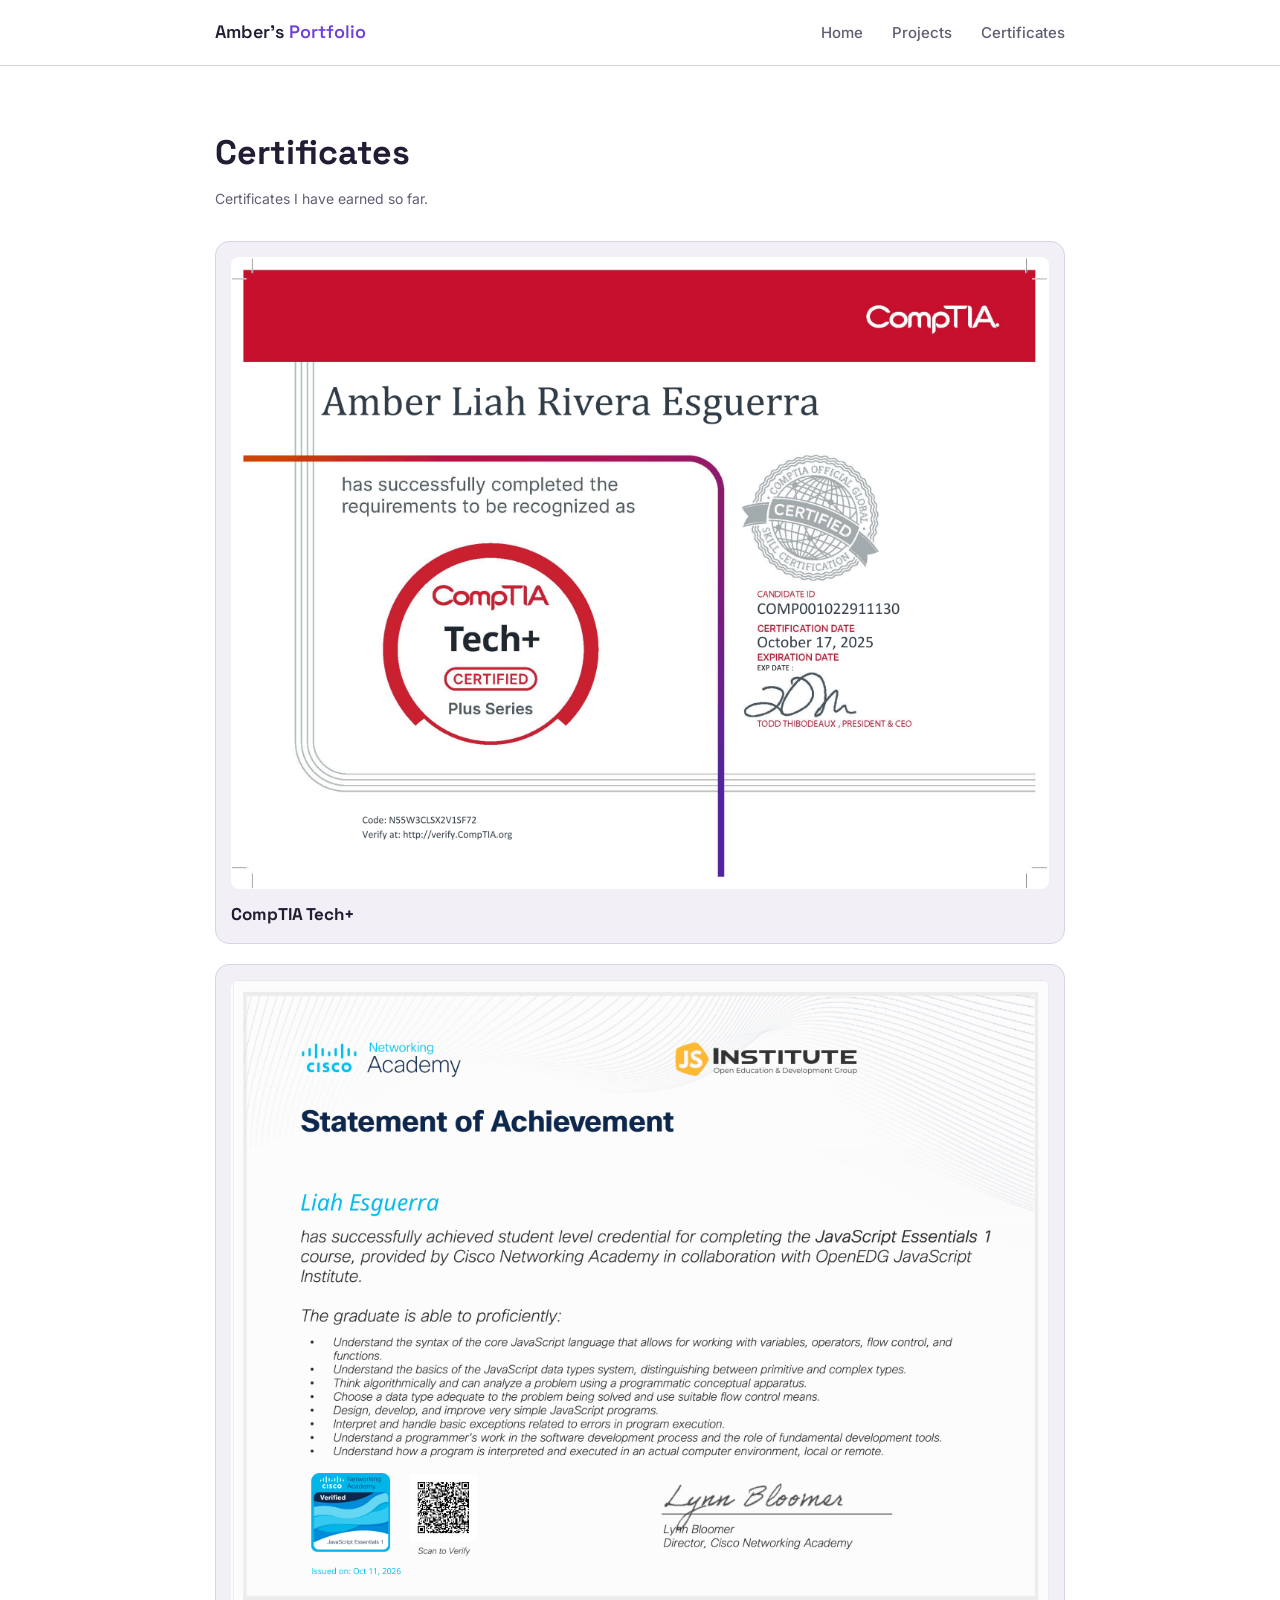
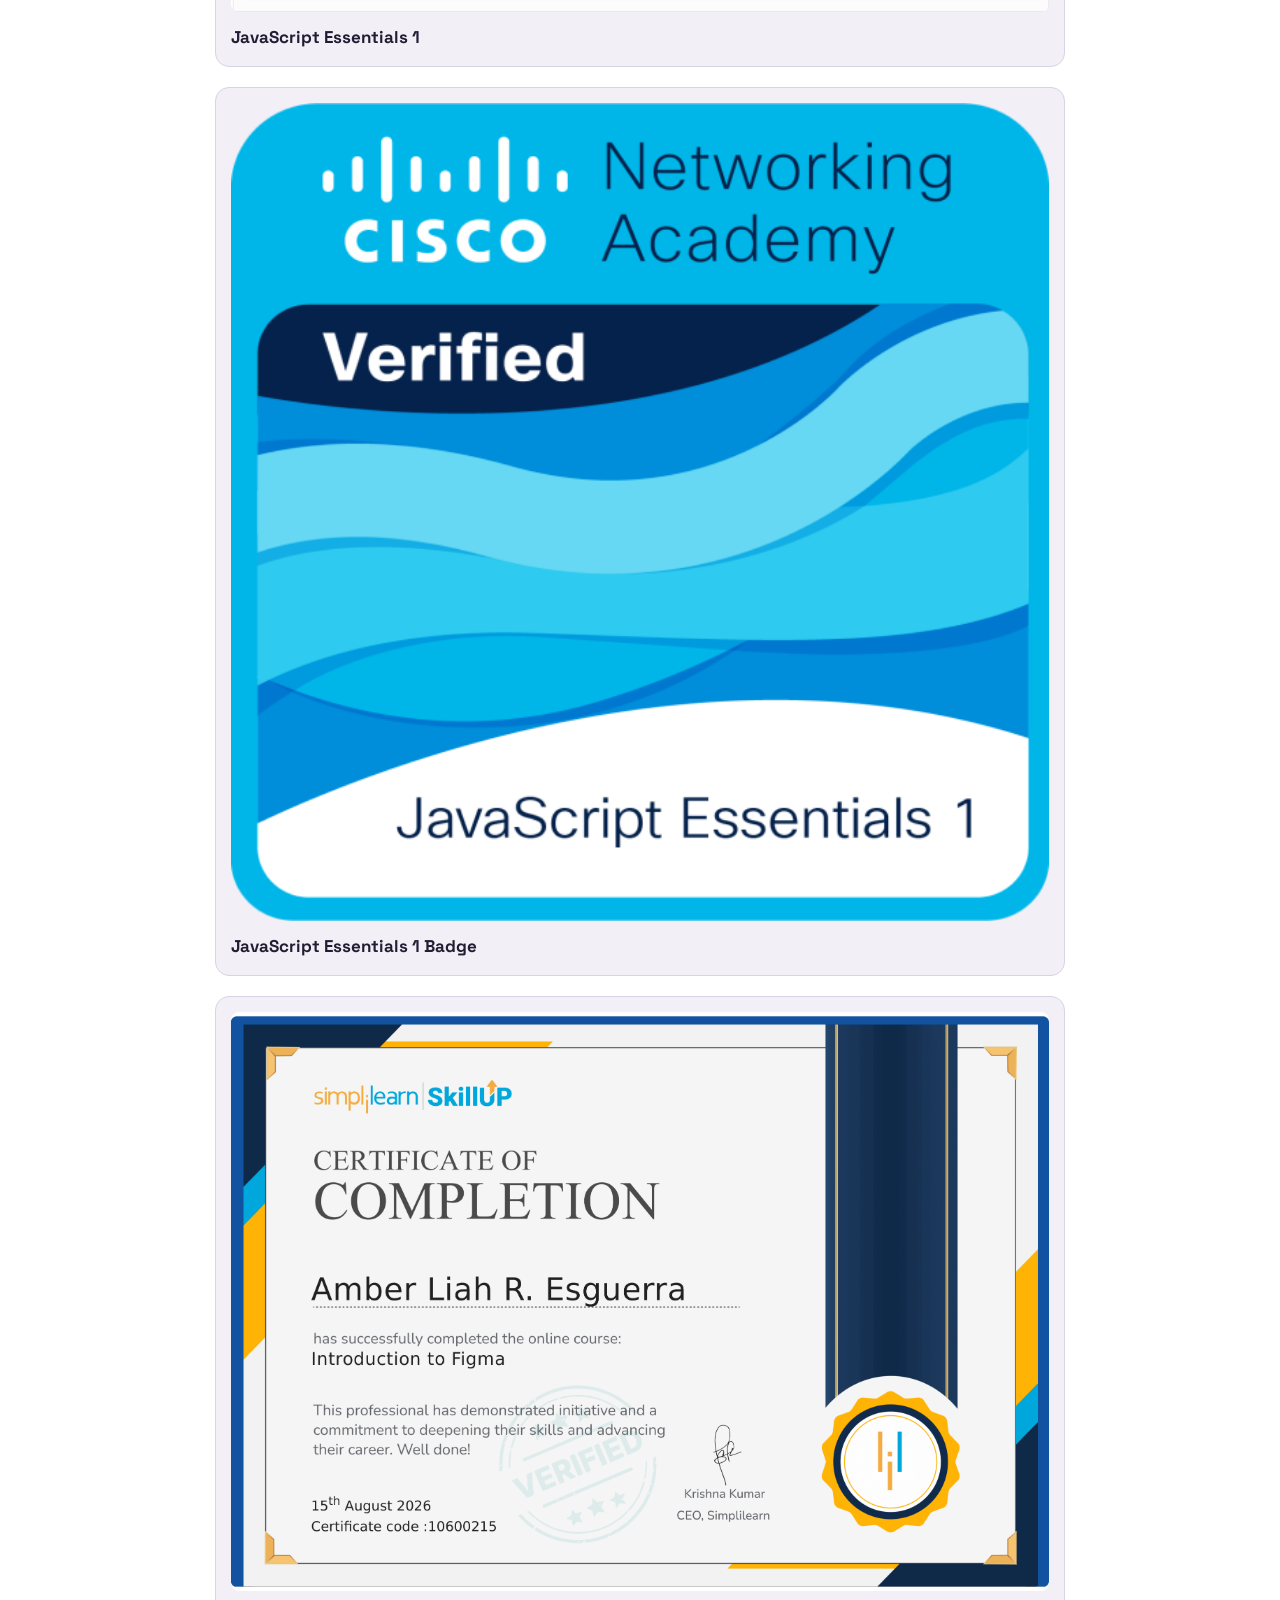
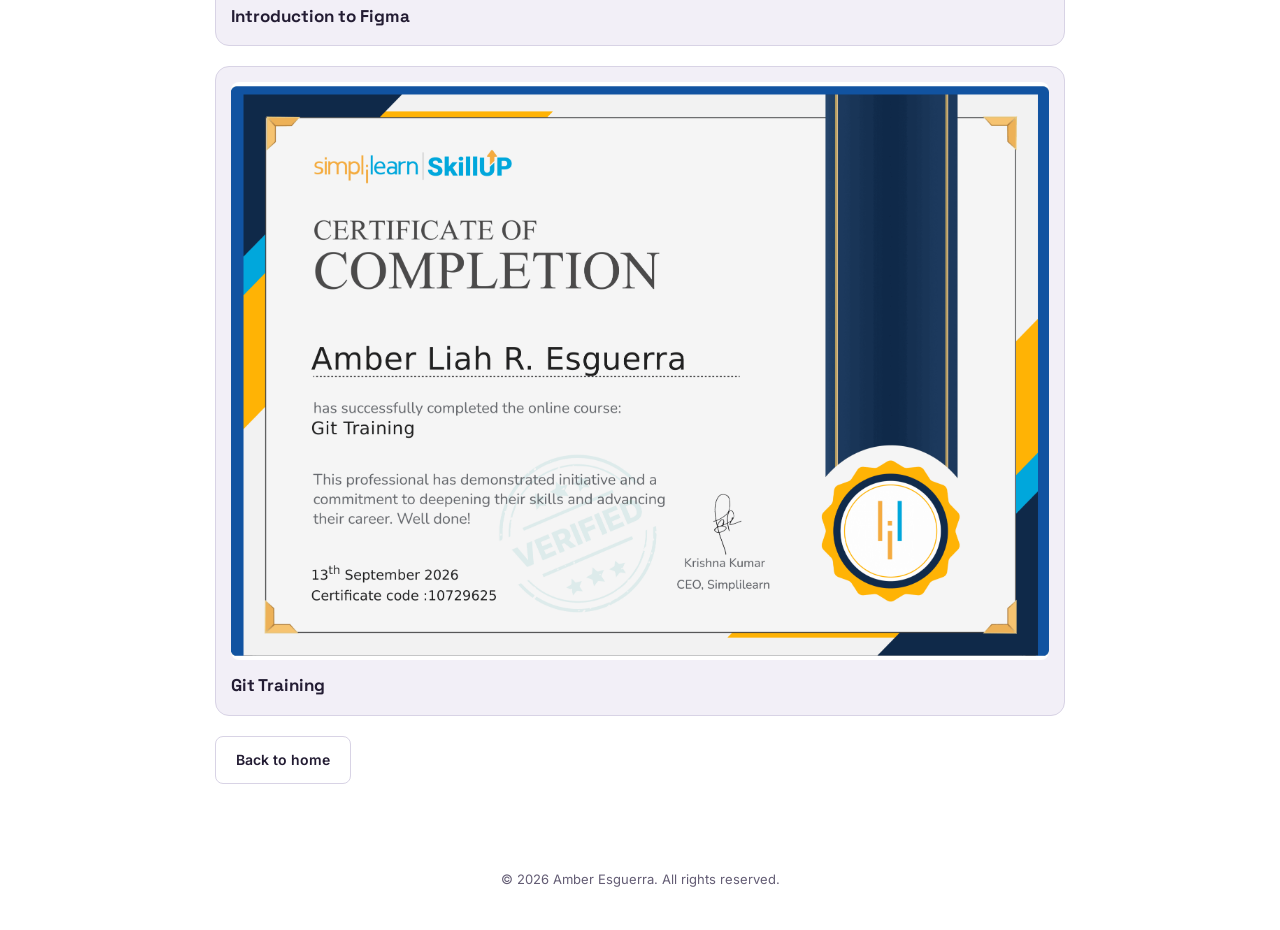
<file: html/certificate.html>
<!DOCTYPE html>
<html lang="en">
<head>
  <meta charset="UTF-8">
  <meta name="viewport" content="width=device-width, initial-scale=1">
  <title>Certificates | Amber's Portfolio</title>

  <link href="https://fonts.googleapis.com/css2?family=Space+Grotesk:wght@600;700&family=Inter:wght@400;500;600&display=swap" rel="stylesheet">
  <link rel="stylesheet" href="../css/style.css">
</head>
<body>

  <header id="navbar">
    <div class="container nav-wrap">
      <p class="logo">Amber's <span>Portfolio</span></p>
      <nav>
        <a href="index.html">Home</a>
        <a href="projects.html">Projects</a>
        <a href="certificate.html">Certificates</a>
      </nav>
    </div>
  </header>

  <section id="certificates">
    <div class="container">
      <h1 class="page-title">Certificates</h1>
      <p class="section-sub">Certificates I have earned so far.</p>

      <div class="cert-card">
        <img src="../img/comptia-tech.png" alt="CompTIA Tech+ certificate">
        <h3>CompTIA Tech+</h3>
      </div>

      <div class="cert-card">
        <img src="../img/javascript-essentials-cert.png" alt="JavaScript Essentials 1 certificate">
        <h3>JavaScript Essentials 1</h3>
      </div>

      <div class="cert-card">
        <img src="../img/javascript-essentials-1.png" alt="JavaScript Essentials 1 badge">
        <h3>JavaScript Essentials 1 Badge</h3>
      </div>

      <div class="cert-card">
        <img src="../img/figma.png" alt="Introduction to Figma certificate">
        <h3>Introduction to Figma</h3>
      </div>

      <div class="cert-card">
        <img src="../img/git-training.png" alt="Git Training certificate">
        <h3>Git Training</h3>
      </div>

      <a href="index.html" class="btn btn-outline">Back to home</a>
    </div>
  </section>

  <footer>
    <p>&copy; 2026 Amber Esguerra. All rights reserved.</p>
  </footer>

</body>
</html>
</file>
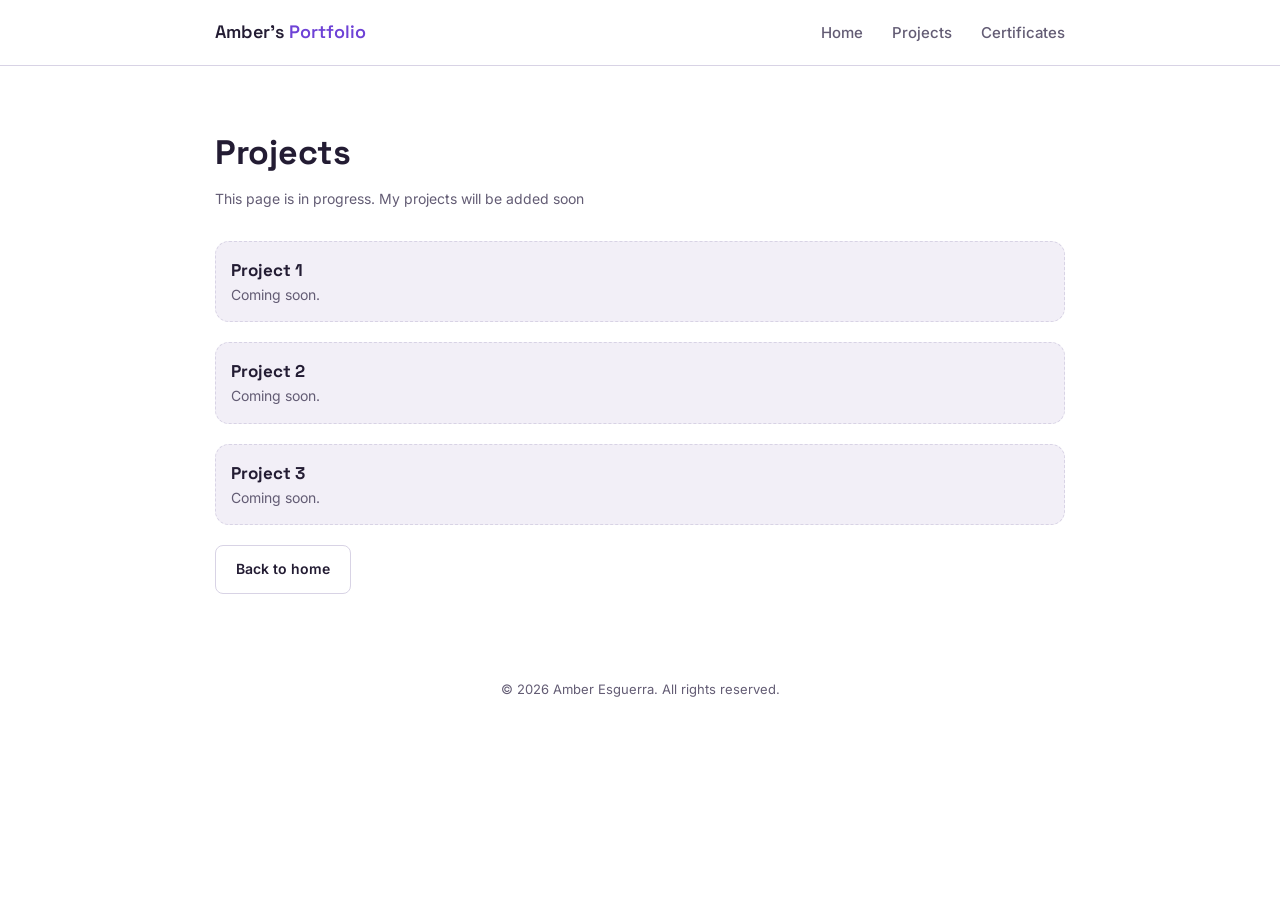
<file: html/projects.html>
<!DOCTYPE html>
<html lang="en">
<head>
  <meta charset="UTF-8">
  <meta name="viewport" content="width=device-width, initial-scale=1">
  <title>Projects | Amber's Portfolio</title>

  <link href="https://fonts.googleapis.com/css2?family=Space+Grotesk:wght@600;700&family=Inter:wght@400;500;600&display=swap" rel="stylesheet">
  <link rel="stylesheet" href="../css/style.css">
</head>
<body>

  <header id="navbar">
    <div class="container nav-wrap">
      <p class="logo">Amber's <span>Portfolio</span></p>
      <nav>
        <a href="index.html">Home</a>
        <a href="projects.html">Projects</a>
        <a href="certificate.html">Certificates</a>
      </nav>
    </div>
  </header>

  <section id="projects">
    <div class="container">
      <h1 class="page-title">Projects</h1>
      <p class="section-sub">This page is in progress. My projects will be added soon</p>

      <div class="project-card">
        <h3>Project 1</h3>
        <p>Coming soon.</p>
      </div>

      <div class="project-card">
        <h3>Project 2</h3>
        <p>Coming soon.</p>
      </div>

      <div class="project-card">
        <h3>Project 3</h3>
        <p>Coming soon.</p>
      </div>

      <a href="index.html" class="btn btn-outline">Back to home</a>
    </div>
  </section>

  <footer>
    <p>&copy; 2026 Amber Esguerra. All rights reserved.</p>
  </footer>

</body>
</html>
</file>
<file: css/style.css>
/* =========================================

   Reference Color palette
   dark text   = #231C33
   soft text   = #635C74
   purple      = #6E42D6
   light gray  = #999999
   border line = #D8D3E5
   tag bg      = #E6DFF5
   soft bg     = #F2EFF7
   white       = #FFFFFF
========================================= */

:root {
  --dark: #231C33;
  --soft-text: #635C74;
  --purple: #6E42D6;
  --purple-dark: #5631AD;
  --border: #D8D3E5;
  --tag-bg: #E6DFF5;
  --soft-bg: #F2EFF7;
  --white: #FFFFFF;
}

* {
  margin: 0;
  padding: 0;
  box-sizing: border-box;
}

body {
  font-family: 'Inter', sans-serif;
  color: var(--dark);
  background-color: var(--white);
  line-height: 1.6;
}

h1, h2, h3, .logo {
  font-family: 'Space Grotesk', sans-serif;
}

a {
  text-decoration: none;
  color: inherit;
}

.container {
  max-width: 900px;
  margin: 0 auto;
  padding: 0 25px;
}

#navbar {
  border-bottom: 1px solid var(--border);
  padding: 18px 0;
  position: sticky;
  top: 0;
  background-color: var(--white);
}

.nav-wrap {
  display: flex;
  justify-content: space-between;
  align-items: center;
  flex-wrap: wrap;
  gap: 10px;
}

.logo {
  font-weight: 600;
  font-size: 18px;
}

.logo span {
  color: var(--purple);
}

#navbar nav a {
  margin-left: 25px;
  font-size: 15px;
  font-weight: 500;
  color: var(--soft-text);
}

#navbar nav a:hover {
  color: var(--purple);
}

/* ===== ABOUT +======+*/
#about {
  padding: 70px 0;
}

.about-wrap {
  display: flex;
  align-items: center;
  gap: 40px;
  flex-wrap: wrap;
}

.about-text {
  flex: 1;
  min-width: 280px;
}

.eyebrow {
  color: var(--purple);
  font-weight: 600;
  font-size: 14px;
  margin-bottom: 12px;
}

.about-text h1 {
  font-size: 38px;
  margin-bottom: 18px;
  line-height: 1.2;
}

.about-para {
  color: var(--soft-text);
  max-width: 480px;
  margin-bottom: 25px;
}

.btn-group {
  display: flex;
  gap: 12px;
  flex-wrap: wrap;
}

.btn {
  display: inline-block;
  padding: 12px 20px;
  border-radius: 8px;
  font-weight: 600;
  font-size: 14px;
}

.btn-main {
  background-color: var(--purple);
  color: var(--white);
}

.btn-main:hover {
  background-color: var(--purple-dark);
}

.btn-outline {
  border: 1px solid var(--border);
  color: var(--dark);
}

.btn-outline:hover {
  border-color: var(--purple);
  color: var(--purple);
}

.about-photo {
  flex: 1;
  min-width: 220px;
  max-width: 300px;
}

.about-photo img {
  width: 100%;
  border-radius: 14px;
  border: 1px dashed var(--border);
  display: block;
}

section h2 {
  font-size: 26px;
  margin-bottom: 8px;
}

.section-sub {
  color: var(--soft-text);
  font-size: 14px;
  margin-bottom: 30px;
}

/* ===== SKILLS ===== */
#skills {
  padding: 60px 0;
}

.skill-title {
  font-size: 14px;
  color: var(--soft-text);
  margin-bottom: 10px;
  margin-top: 20px;
}

.skill-list {
  display: flex;
  flex-wrap: wrap;
  gap: 10px;
}

.skill-tag {
  background-color: var(--tag-bg);
  color: var(--purple-dark);
  padding: 8px 15px;
  border-radius: 50px;
  font-size: 14px;
  font-weight: 500;
}

#projects, #certificates {
  padding: 60px 0;
}

.link-box {
  display: block;
  border: 1px solid var(--border);
  border-radius: 14px;
  overflow: hidden;
}

.link-box-inner {
  background-color: var(--soft-bg);
  padding: 40px 25px;
  text-align: center;
}

.link-box h3 {
  font-size: 18px;
  margin-bottom: 6px;
}

.link-box p {
  color: var(--soft-text);
  font-size: 14px;
}

.link-box:hover {
  border-color: var(--purple);
}

.link-box:hover .link-box-inner {
  background-color: var(--tag-bg);
}

.page-title {
  font-size: 34px;
  margin-bottom: 8px;
}

.cert-card,
.project-card {
  border: 1px solid var(--border);
  border-radius: 14px;
  padding: 15px;
  background-color: var(--soft-bg);
  margin-bottom: 20px;
}

.cert-card img {
  width: 100%;
  border-radius: 8px;
  display: block;
  margin-bottom: 12px;
}

.cert-card h3,
.project-card h3 {
  font-size: 17px;
}

.project-card {
  border-style: dashed;
}

.project-card p {
  color: var(--soft-text);
  font-size: 14px;
}

#contact {
  padding: 60px 0;
}

.contact-box {
  background-color: var(--soft-bg);
  border-radius: 16px;
  padding: 40px 30px;
  display: flex;
  justify-content: space-between;
  align-items: center;
  flex-wrap: wrap;
  gap: 20px;
}

.contact-text {
  flex: 1;
  min-width: 250px;
}

.contact-box h2 {
  margin-bottom: 8px;
}

.contact-box p {
  color: var(--soft-text);
  font-size: 14px;
}

/* contact form */
.contact-form {
  flex: 1;
  min-width: 280px;
}

.contact-form label {
  display: block;
  font-size: 14px;
  font-weight: 500;
  margin-bottom: 5px;
}

.contact-form input,
.contact-form textarea {
  width: 100%;
  padding: 10px 12px;
  border: 1px solid var(--border);
  border-radius: 8px;
  font-family: 'Inter', sans-serif;
  font-size: 14px;
  margin-bottom: 15px;
}

.contact-form input:focus,
.contact-form textarea:focus {
  outline: none;
  border-color: var(--purple);
}

.contact-form button {
  border: none;
  cursor: pointer;
  font-family: 'Inter', sans-serif;
}

#form-message {
  margin-top: 12px;
  color: var(--purple-dark);
}

footer {
  text-align: center;
  color: var(--soft-text);
  font-size: 13px;
  padding: 25px 0 40px;
}

/* MOBILE VIEW */
@media (max-width: 550px) {
  .nav-wrap {
    flex-direction: column;
  }

  #navbar nav a {
    margin: 0 8px;
  }

  .about-text h1 {
    font-size: 28px;
  }

  .contact-box {
    text-align: center;
    justify-content: center;
  }

  .contact-form {
    text-align: left;
  }
}

/* TABLET VIEW */
@media (max-width: 850px) {
  .about-wrap {
    flex-direction: column;
    text-align: center;
  }

  .about-para {
    margin-left: auto;
    margin-right: auto;
  }

  .btn-group {
    justify-content: center;
  }

  .about-photo {
    max-width: 260px;
  }
}
</file>
